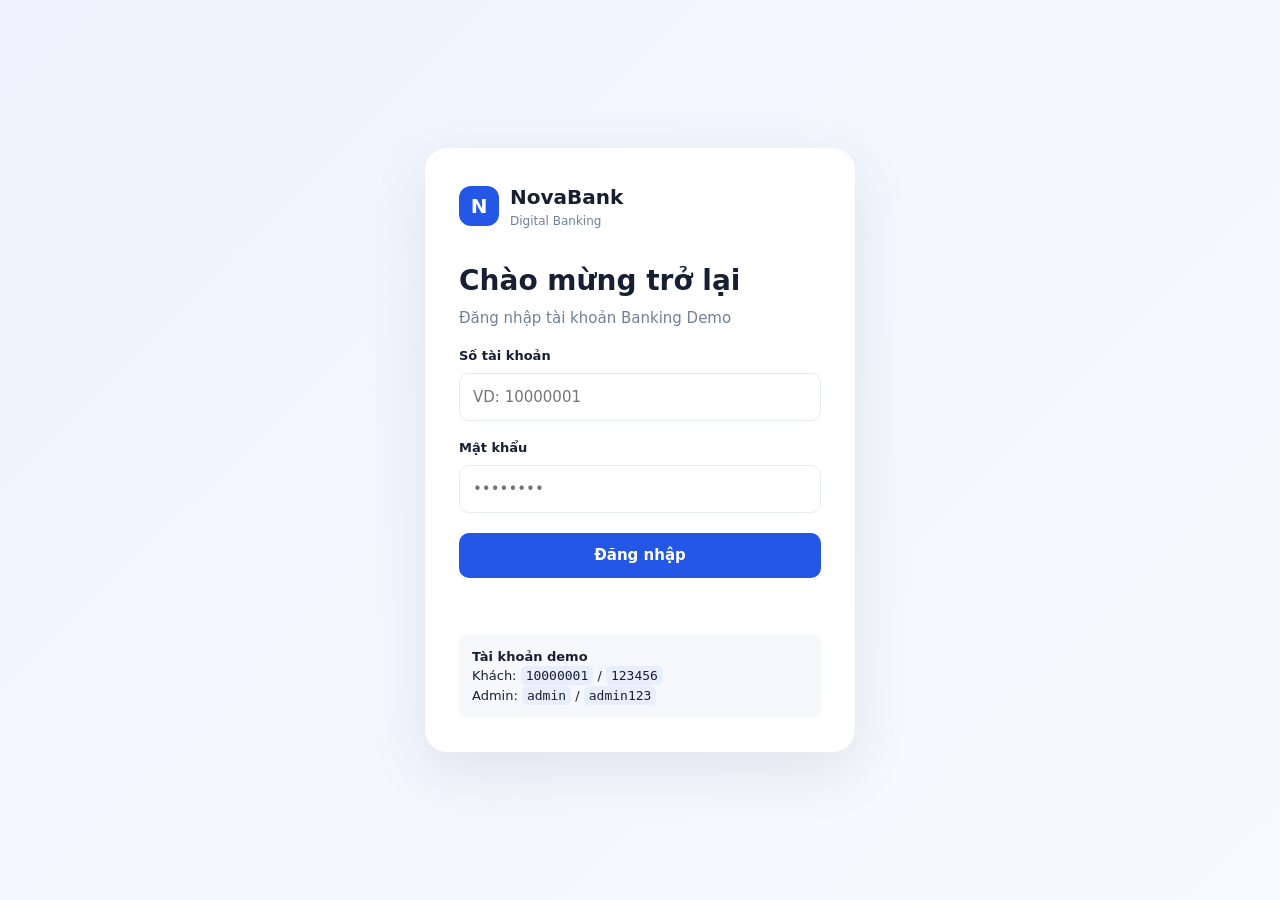
<file: NovaBank/index.html>
<!doctype html>
<html lang="vi"><head><meta charset="UTF-8"><meta name="viewport" content="width=device-width,initial-scale=1">
<title>NovaBank • Đăng nhập</title><link rel="stylesheet" href="css/style.css"></head>
<body class="login-bg">
<div class="login-card">
  <div class="brand"><div class="logo">N</div><div><b>NovaBank</b><span>Digital Banking</span></div></div>
  <h1>Chào mừng trở lại</h1><p class="muted">Đăng nhập tài khoản Banking Demo</p>
  <form id="loginForm">
    <label>Số tài khoản</label><input id="account" required placeholder="VD: 10000001" autocomplete="username">
    <label>Mật khẩu</label><input id="password" type="password" required placeholder="••••••••" autocomplete="current-password">
    <button class="primary full">Đăng nhập</button>
  </form>
  <div id="loginMsg" class="msg"></div>
  <div class="demo-box"><b>Tài khoản demo</b><br>Khách: <code>10000001</code> / <code>123456</code><br>Admin: <code>admin</code> / <code>admin123</code></div>
</div>
<script src="js/database.js"></script><script src="js/auth.js"></script></body></html>
</file>
<file: NovaBank/css/style.css>
:root{--bg:#f5f7fb;--card:#fff;--text:#172033;--muted:#718096;--line:#e7ebf2;--primary:#2457e6;--danger:#d64545;--green:#198754}
*{box-sizing:border-box}body{margin:0;background:var(--bg);color:var(--text);font:15px/1.5 Inter,system-ui,-apple-system,BlinkMacSystemFont,"Segoe UI",sans-serif}button,input{font:inherit}button{cursor:pointer;border:0}h1,h2,h3,p{margin-top:0}.muted{color:var(--muted)}.login-bg{min-height:100vh;display:grid;place-items:center;background:linear-gradient(135deg,#eef3ff,#f8fafc)}
.login-card{width:min(430px,92vw);background:#fff;padding:34px;border-radius:22px;box-shadow:0 20px 60px #18284a18}.brand{display:flex;align-items:center;gap:11px}.brand b{display:block;font-size:20px}.brand span{display:block;color:var(--muted);font-size:12px}.logo{width:40px;height:40px;border-radius:12px;background:var(--primary);color:white;display:grid;place-items:center;font-weight:800;font-size:20px}
.login-card h1{margin:30px 0 5px;font-size:28px}label{display:block;margin:17px 0 7px;font-weight:600;font-size:13px}input{width:100%;border:1px solid var(--line);border-radius:10px;padding:12px 13px;outline:none;background:#fff}input:focus{border-color:#9bb1f5;box-shadow:0 0 0 3px #2457e612}.primary{background:var(--primary);color:#fff;padding:11px 16px;border-radius:10px;font-weight:700}.full{width:100%;margin-top:20px}.ghost{background:#fff;border:1px solid var(--line);padding:9px 13px;border-radius:9px}.msg{min-height:22px;margin-top:10px;color:var(--danger);font-size:13px}.demo-box{margin-top:24px;padding:13px;background:#f6f8fc;border-radius:10px;font-size:13px}.demo-box code{background:#e9eefc;padding:2px 5px;border-radius:5px}
.topbar{height:70px;background:#fff;border-bottom:1px solid var(--line);display:flex;align-items:center;justify-content:space-between;padding:0 max(22px,calc((100% - 1180px)/2))}.top-actions{display:flex;gap:14px;align-items:center}.container{max-width:1180px;margin:0 auto;padding:32px 20px 60px}.welcome{display:flex;justify-content:space-between;align-items:center;margin-bottom:24px}.welcome h1{margin:0;font-size:29px}.pill{padding:7px 11px;border-radius:99px;background:#e8f7ee;color:var(--green);font-size:13px;font-weight:700}
.grid-3{display:grid;grid-template-columns:repeat(3,1fr);gap:18px;margin-bottom:18px}.grid-2{display:grid;grid-template-columns:1.2fr .8fr;gap:18px;margin-bottom:18px}.card{background:var(--card);border:1px solid var(--line);border-radius:16px;padding:22px;box-shadow:0 5px 20px #1a2a4a05}.card>span{color:var(--muted);font-size:13px}.balance{background:linear-gradient(135deg,#1f4fd7,#3269ef);color:#fff}.balance span,.balance small{color:#dbe6ff}.balance strong{display:block;font-size:31px;margin:8px 0}.stat strong{display:block;font-size:27px;margin-top:7px}.section-head{display:flex;align-items:center;justify-content:space-between;gap:15px;margin-bottom:15px}.section-head h2{margin:0;font-size:18px}.info-row{display:flex;justify-content:space-between;padding:13px 0;border-bottom:1px solid var(--line);gap:15px}.info-row:last-child{border:0}.table-wrap{overflow:auto}table{width:100%;border-collapse:collapse;min-width:650px}th,td{text-align:left;padding:13px 10px;border-bottom:1px solid var(--line);font-size:13px}th{color:var(--muted);font-weight:600}.credit{color:var(--green);font-weight:700}.debit{color:var(--danger);font-weight:700}.actions{display:flex;gap:7px}.danger{color:var(--danger)}.search{max-width:300px}.modal{position:fixed;inset:0;background:#10182866;display:grid;place-items:center;padding:20px}.modal.hidden{display:none}.modal-box{background:#fff;border-radius:18px;padding:23px;width:min(520px,100%);max-height:90vh;overflow:auto}.icon-btn{background:none;font-size:25px}.modal-actions{display:flex;justify-content:flex-end;gap:10px;margin-top:20px}
@media(max-width:800px){.grid-3,.grid-2{grid-template-columns:1fr}.topbar{padding:0 15px}.topbar .brand span{display:none}.container{padding:22px 13px}.welcome{gap:10px}.welcome h1{font-size:23px}.login-card{padding:25px}.search{max-width:none}}
</file>
